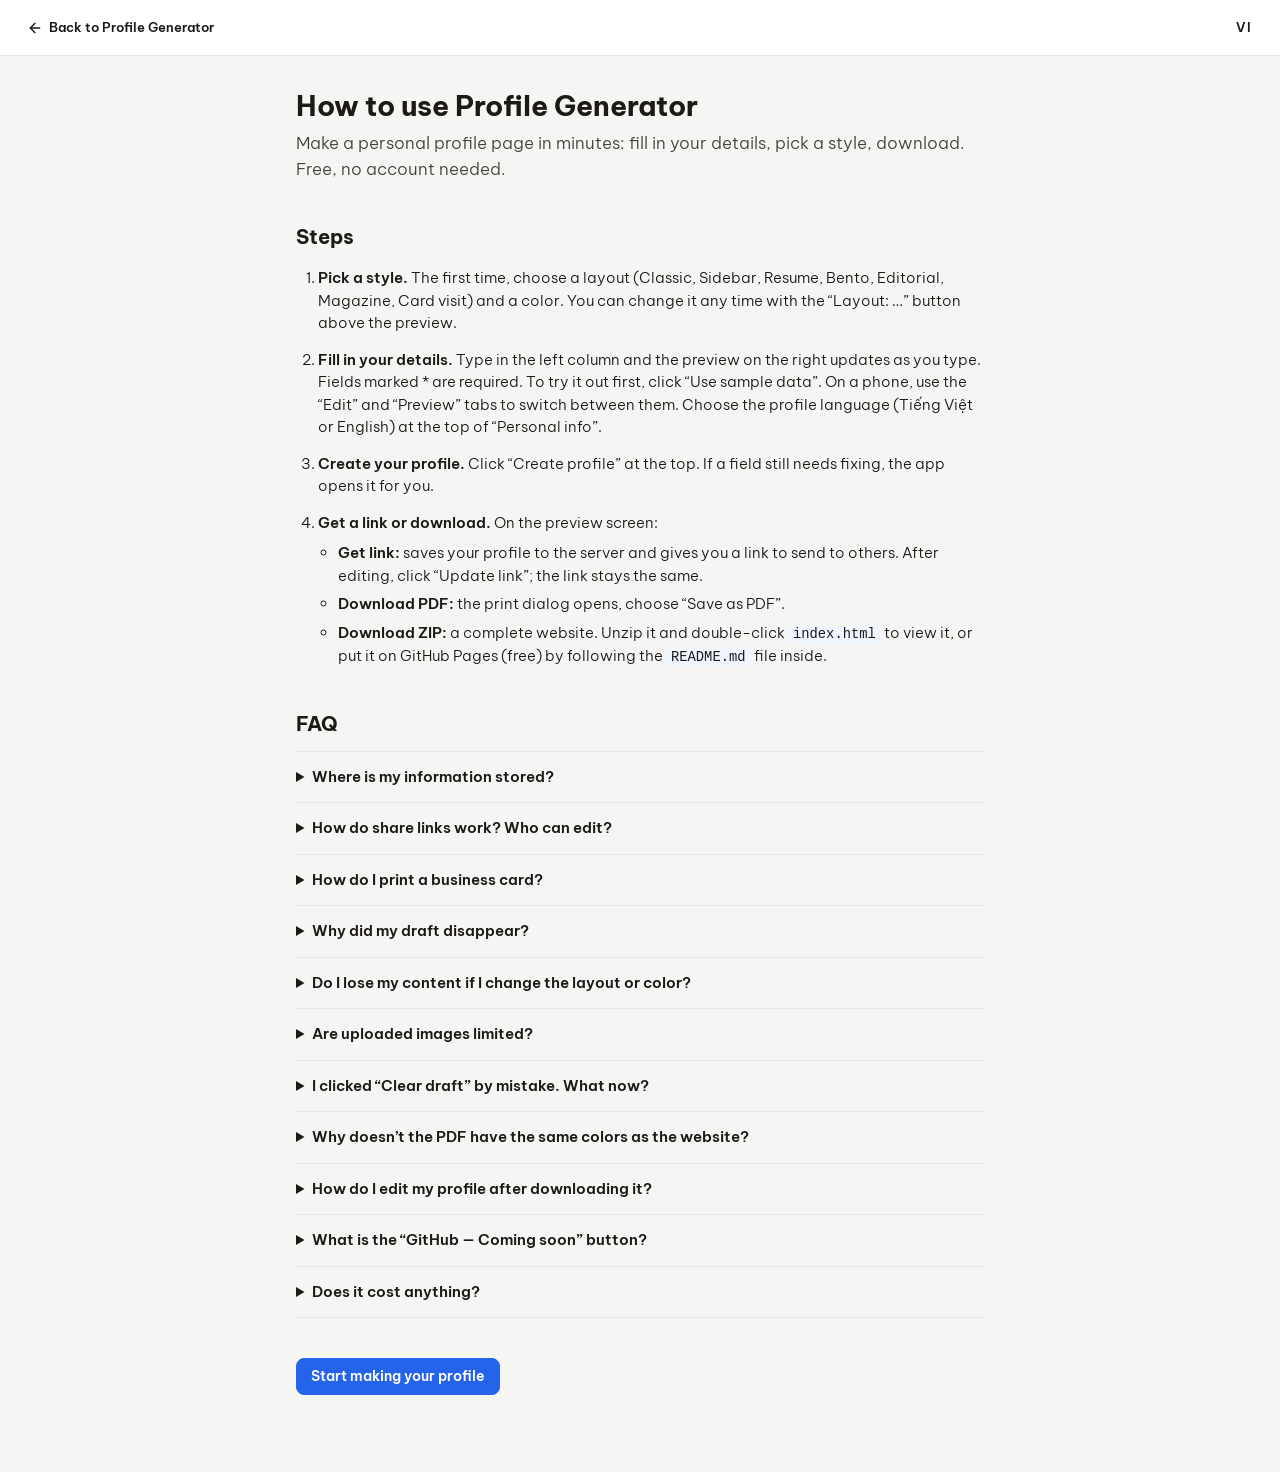
<file: huong-dan.html>
<!doctype html>
<html lang="vi">
  <head>
    <meta charset="UTF-8" />
    <meta name="viewport" content="width=device-width, initial-scale=1.0" />
    <title>Hướng dẫn — Profile Generator</title>
    <meta name="description" content="Cách tạo profile cá nhân với Profile Generator: chọn kiểu, điền thông tin, tải PDF hoặc ZIP. Kèm câu hỏi thường gặp." />
    <meta property="og:type" content="article" />
    <meta property="og:url" content="https://genprofile.github.io/huong-dan.html" />
    <meta property="og:title" content="Hướng dẫn — Profile Generator" />
    <meta property="og:description" content="Cách tạo profile cá nhân với Profile Generator: chọn kiểu, điền thông tin, tải PDF hoặc ZIP. Kèm câu hỏi thường gặp." />
    <meta name="twitter:card" content="summary" />
    <link rel="preconnect" href="https://fonts.googleapis.com" />
    <link rel="preconnect" href="https://fonts.gstatic.com" crossorigin />
    <link rel="stylesheet" href="https://fonts.googleapis.com/css2?family=Be+Vietnam+Pro:wght@300;600;700&display=swap" />
    <script type="module" crossorigin src="./assets/huong-dan-DC8MbCvN.js"></script>
    <link rel="modulepreload" crossorigin href="./assets/icons-gjpDQDKS.js">
    <link rel="stylesheet" crossorigin href="./assets/icons-BS_9vqiA.css">
  </head>
  <body class="guide-page">
    <header class="topbar">
      <a class="btn btn--ghost btn--sm" href="./" id="guide-back"><span data-en="Back to Profile Generator">Về Profile Generator</span></a>
      <button type="button" class="btn btn--ghost btn--sm topbar__lang" id="lang-toggle"></button>
    </header>

    <main class="guide">
      <div class="guide__lang" lang="vi">
        <h1>Hướng dẫn dùng Profile Generator</h1>
        <p class="guide__lead">Tạo trang giới thiệu bản thân trong vài phút: điền thông tin, chọn kiểu, tải về. Miễn phí, không cần tài khoản.</p>

        <h2>Các bước</h2>
        <ol class="guide__steps">
          <li>
            <strong>Chọn kiểu.</strong> Lần đầu mở, chọn bố cục (Cổ điển, Sidebar, CV, Bento, Editorial, Tạp chí, Card visit) và màu.
            Đổi lại lúc nào cũng được bằng nút “Kiểu: …” phía trên bản xem trước.
          </li>
          <li>
            <strong>Điền thông tin.</strong> Nhập ở cột bên trái, bản xem trước bên phải cập nhật ngay khi bạn gõ.
            Ô có dấu * là bắt buộc. Muốn xem thử trước, bấm “Dùng dữ liệu mẫu”.
            Trên điện thoại, dùng hai thẻ “Sửa” và “Xem trước” để chuyển qua lại.
            Ngôn ngữ của profile (Tiếng Việt hoặc English) chọn ở đầu mục “Thông tin cá nhân”.
          </li>
          <li>
            <strong>Tạo profile.</strong> Bấm “Tạo profile” ở góc trên. Nếu còn ô chưa hợp lệ, app mở đúng ô đó để bạn sửa.
          </li>
          <li>
            <strong>Lấy link hoặc tải về.</strong> Trong màn hình xem trước:
            <ul>
              <li><strong>Lấy link:</strong> lưu profile lên máy chủ và nhận một link để gửi cho người khác. Sửa xong bấm “Cập nhật link”, link giữ nguyên.</li>
              <li><strong>Tải PDF:</strong> hộp thoại in hiện ra, chọn “Lưu dưới dạng PDF” (Save as PDF).</li>
              <li>
                <strong>Tải ZIP:</strong> một website hoàn chỉnh. Giải nén rồi bấm đúp <code>index.html</code> để xem,
                hoặc đưa lên GitHub Pages (miễn phí) theo hướng dẫn trong file <code>README.md</code> đi kèm.
              </li>
            </ul>
          </li>
        </ol>

        <h2>Câu hỏi thường gặp</h2>
        <div class="guide__faq">
          <details>
            <summary>Thông tin của tôi được lưu ở đâu?</summary>
            <p>Chỉ trong trình duyệt trên máy bạn (chữ trong localStorage, ảnh trong IndexedDB). Đóng trình duyệt rồi mở lại vẫn còn. Chỉ khi bạn bấm “Lấy link”, toàn bộ profile (cả ảnh) mới được lưu lên máy chủ của Profile Generator để ai có link đều xem được. Khi bạn bấm “Thiết kế giúp tôi” trong trợ lý AI, chức danh, nơi ở, giới thiệu, kỹ năng, dự án, kinh nghiệm và học vấn được gửi tới Claude (Anthropic) để tạo gợi ý; họ tên, email, số điện thoại, link và ảnh không được gửi.</p>
          </details>
          <details>
            <summary>Link chia sẻ dùng thế nào? Ai sửa được?</summary>
            <p>Bấm “Lấy link” để nhận hai link. <strong>Link xem</strong> gửi cho bất kỳ ai. <strong>Link sửa</strong> thì giữ riêng: ai có nó đều sửa và xoá được profile. Trình duyệt bạn dùng để tạo link đã nhớ sẵn quyền sửa; link sửa chỉ cần khi sửa từ máy khác. Mở link của mình sẽ thấy nút “Sửa” và “Xoá link”. Xoá rồi thì không ai mở được nữa.</p>
          </details>
          <details>
            <summary>In card visit thế nào?</summary>
            <p>Chọn bố cục “Card visit”, nhập chữ cho mặt trước / mặt sau (để trống thì tự lấy tên, chức danh, liên hệ), chọn màu và hiệu ứng chữ. Card visit chỉ bắt buộc họ và tên; các mục chỉ dùng cho profile (giới thiệu, kỹ năng, dự án, kinh nghiệm, học vấn) được ẩn đi. Muốn có mã QR thì dán link chia sẻ profile vào ô “Link trong mã QR”. Muốn tự đặt vị trí, bấm “Bật kéo thả tự do” rồi kéo chữ, ảnh, mã QR ngay trên bản xem trước (nút tròn góc dưới để đổi cỡ, nút tròn phía trên để xoay); có thể thêm chữ và ảnh (vd. logo). Bấm “Tải PDF”: mỗi mặt là một trang đúng 90×54 mm, giữ nguyên màu, gửi file cho tiệm in. Một số tiệm cần thêm lề tràn (bleed) 2–3 mm quanh thẻ, hãy hỏi tiệm trước.</p>
          </details>
          <details>
            <summary>Sao bản nháp của tôi biến mất?</summary>
            <p>Bản nháp gắn với trình duyệt và máy đang dùng. Mở bằng trình duyệt khác, máy khác, cửa sổ ẩn danh, hoặc sau khi xoá dữ liệu duyệt web thì sẽ không thấy. Hãy giữ lại file ZIP đã tải để không bị mất.</p>
          </details>
          <details>
            <summary>Đổi bố cục hay màu có mất nội dung không?</summary>
            <p>Không. Nội dung dùng chung cho mọi bố cục và màu, đổi qua lại thoải mái.</p>
          </details>
          <details>
            <summary>Ảnh tải lên có bị giới hạn không?</summary>
            <p>Ảnh được tự thu nhỏ (cạnh dài nhất tối đa 1200px) và nén JPEG để trang tải nhanh. Nên dùng ảnh rõ nét, không cần ảnh quá lớn.</p>
          </details>
          <details>
            <summary>Lỡ bấm “Xoá nháp” thì sao?</summary>
            <p>Bấm “Hoàn tác” trên thông báo hiện ra ngay sau đó. Thông báo chỉ hiện trong vài giây.</p>
          </details>
          <details>
            <summary>Sao bản PDF không có màu giống trên web?</summary>
            <p>Bản PDF dùng kiểu in chung: nền trắng, chữ đen, khổ A4, để dễ đọc và in ra giấy. Màu và bố cục trên web chỉ áp dụng cho website (bản ZIP).</p>
          </details>
          <details>
            <summary>Muốn sửa profile sau khi đã tải về?</summary>
            <p>Mở lại Profile Generator trên cùng trình duyệt, bản nháp vẫn còn. Sửa xong thì tải PDF hoặc ZIP mới.</p>
          </details>
          <details>
            <summary>Nút “GitHub — Sắp có” là gì?</summary>
            <p>Tính năng đưa profile thẳng lên GitHub của bạn chỉ bằng một nút, đang được làm. Hiện giờ hãy dùng “Tải ZIP” rồi làm theo <code>README.md</code> trong file ZIP.</p>
          </details>
          <details>
            <summary>Có mất phí không?</summary>
            <p>Không. Profile Generator miễn phí và không cần đăng ký.</p>
          </details>
        </div>

        <p class="guide__cta"><a class="btn btn--primary" href="./">Bắt đầu tạo profile</a></p>
      </div>

      <div class="guide__lang" lang="en">
        <h1>How to use Profile Generator</h1>
        <p class="guide__lead">Make a personal profile page in minutes: fill in your details, pick a style, download. Free, no account needed.</p>

        <h2>Steps</h2>
        <ol class="guide__steps">
          <li>
            <strong>Pick a style.</strong> The first time, choose a layout (Classic, Sidebar, Resume, Bento, Editorial, Magazine, Card visit) and a color.
            You can change it any time with the “Layout: …” button above the preview.
          </li>
          <li>
            <strong>Fill in your details.</strong> Type in the left column and the preview on the right updates as you type.
            Fields marked * are required. To try it out first, click “Use sample data”.
            On a phone, use the “Edit” and “Preview” tabs to switch between them.
            Choose the profile language (Tiếng Việt or English) at the top of “Personal info”.
          </li>
          <li>
            <strong>Create your profile.</strong> Click “Create profile” at the top. If a field still needs fixing, the app opens it for you.
          </li>
          <li>
            <strong>Get a link or download.</strong> On the preview screen:
            <ul>
              <li><strong>Get link:</strong> saves your profile to the server and gives you a link to send to others. After editing, click “Update link”; the link stays the same.</li>
              <li><strong>Download PDF:</strong> the print dialog opens, choose “Save as PDF”.</li>
              <li>
                <strong>Download ZIP:</strong> a complete website. Unzip it and double-click <code>index.html</code> to view it,
                or put it on GitHub Pages (free) by following the <code>README.md</code> file inside.
              </li>
            </ul>
          </li>
        </ol>

        <h2>FAQ</h2>
        <div class="guide__faq">
          <details>
            <summary>Where is my information stored?</summary>
            <p>Only in the browser on your device (text in localStorage, images in IndexedDB). It is still there after you close and reopen the browser. Only when you click “Get link” is your whole profile (including images) saved on the Profile Generator server, so anyone with the link can view it. When you click “Design it for me” in the AI assistant, your job title, location, bio, skills, projects, experience and education are sent to Claude (Anthropic) to make suggestions; your name, email, phone, links and images are not sent.</p>
          </details>
          <details>
            <summary>How do share links work? Who can edit?</summary>
            <p>Click “Get link” to get two links. Send the <strong>view link</strong> to anyone. Keep the <strong>edit link</strong> private: anyone who has it can change or delete the profile. The browser you created the link in already remembers it, so you only need the edit link on another device. When you open your own link you see “Edit” and “Delete link”. Once deleted, nobody can open it.</p>
          </details>
          <details>
            <summary>How do I print a business card?</summary>
            <p>Choose the “Card visit” layout, type the text for the front and back (leave empty to use your name, job title and contact details), and pick colors and a text effect. A card only requires your full name; profile-only sections (about, skills, projects, experience, education) are hidden. For a QR code, paste your profile share link into “Link in the QR code”. To place things yourself, click “Turn on free layout” and drag text, images and the QR code in the preview (bottom corner dot to resize, top dot to rotate); you can also add text and images (e.g. a logo). Click “Download PDF”: each side is one 90×54 mm page with colors kept; send the file to a print shop. Some shops need a 2–3 mm bleed around the card, so ask them first.</p>
          </details>
          <details>
            <summary>Why did my draft disappear?</summary>
            <p>Your draft belongs to the browser and device you used. In another browser, on another device, in a private window, or after clearing browsing data, you won’t see it. Keep the ZIP you downloaded so you don’t lose your work.</p>
          </details>
          <details>
            <summary>Do I lose my content if I change the layout or color?</summary>
            <p>No. Your content is shared by every layout and color, so switch as much as you like.</p>
          </details>
          <details>
            <summary>Are uploaded images limited?</summary>
            <p>Images are resized automatically (longest side up to 1200px) and compressed as JPEG so the page loads fast. Use a sharp image; it doesn’t need to be huge.</p>
          </details>
          <details>
            <summary>I clicked “Clear draft” by mistake. What now?</summary>
            <p>Click “Undo” on the message that appears right after. The message only stays for a few seconds.</p>
          </details>
          <details>
            <summary>Why doesn’t the PDF have the same colors as the website?</summary>
            <p>The PDF uses one print style: white background, black text, A4 size, so it is easy to read and print. Colors and layouts apply to the website (the ZIP) only.</p>
          </details>
          <details>
            <summary>How do I edit my profile after downloading it?</summary>
            <p>Open Profile Generator again in the same browser; your draft is still there. Make your changes, then download a new PDF or ZIP.</p>
          </details>
          <details>
            <summary>What is the “GitHub — Coming soon” button?</summary>
            <p>A one-click way to publish your profile to your own GitHub is in the works. For now, use “Download ZIP” and follow the <code>README.md</code> inside.</p>
          </details>
          <details>
            <summary>Does it cost anything?</summary>
            <p>No. Profile Generator is free and needs no sign-up.</p>
          </details>
        </div>

        <p class="guide__cta"><a class="btn btn--primary" href="./">Start making your profile</a></p>
      </div>
    </main>

  </body>
</html>
</file>
<file: assets/icons-BS_9vqiA.css>
:root{--bg: #f5f5f4;--surface: #ffffff;--surface-alt: #fafaf9;--text: #1c1917;--muted: #44403c;--border: #d6d3d1;--border-soft: #e7e5e4;--accent: #2563eb;--accent-hover: #1d4ed8;--primary: #2563eb;--primary-hover: #1d4ed8;--accent-soft: #eff6ff;--success: #15803d;--success-soft: #dcfce7;--danger: #b91c1c;--accent-line: #bfdbfe;--toast-bg: #1c1917;--device: #1c1917;--radius: 10px;--topbar-h: 56px;--tabs-h: 48px;--bar-h: 52px;--font: "Be Vietnam Pro", system-ui, -apple-system, "Segoe UI", Roboto, "Helvetica Neue", Arial, sans-serif}html[data-theme=dark],html[data-theme=gradient-dark]{color-scheme:dark;--bg: #0e0e10;--surface: #18181b;--surface-alt: #1f1f23;--text: #f4f4f5;--muted: #b4b4bb;--border: #3f3f46;--border-soft: #27272a;--accent: #3b82f6;--accent-hover: #2563eb;--accent-soft: rgba(59, 130, 246, .15);--accent-line: rgba(96, 165, 250, .35);--success: #4ade80;--success-soft: rgba(74, 222, 128, .15);--danger: #f87171;--toast-bg: #3f3f46;--device: #3f3f46}*{box-sizing:border-box}[hidden],body[data-mode=edit] .only-result,body[data-mode=result] .only-edit,body:not([data-mode=start]) .only-start,body[data-mode=start] .only-edit,body[data-mode=start] .only-result,body[data-mode=start] .workspace,body:not([data-mode=shared]) .only-shared,body[data-mode=shared] .only-edit,body[data-mode=shared] .only-result,body[data-mode=shared] .only-draft{display:none!important}body{margin:0;background:var(--bg);color:var(--text);font:300 15px/1.5 var(--font)}.icon{display:inline-flex;flex-shrink:0;width:16px;height:16px}.icon svg{width:100%;height:100%}.visually-hidden{position:absolute;width:1px;height:1px;overflow:hidden;clip:rect(0 0 0 0);white-space:nowrap}.topbar{position:sticky;top:0;z-index:5;display:flex;align-items:center;gap:12px;height:var(--topbar-h);padding:0 16px;border-bottom:1px solid var(--border-soft);background:var(--surface)}.topbar__title{display:flex;align-items:center;gap:8px;min-width:0;margin:0;overflow:hidden;font-size:16px;white-space:nowrap}.logo{display:inline-flex;flex-shrink:0;align-items:center;justify-content:center;width:26px;height:26px;border-radius:7px;background:linear-gradient(135deg,#60a5fa,var(--accent));color:#fff;font-size:14px;font-weight:700}.topbar__status{flex-shrink:0;margin:0 0 0 auto;color:var(--muted);font-size:13px;white-space:nowrap}@media(max-width:480px){body[data-mode=edit] .topbar__title{display:none}}.result-bar{display:flex;align-items:center;gap:8px;margin-left:auto}.result-bar__hint{margin:0 4px 0 0;color:var(--muted);font-size:14px;white-space:nowrap}.soon{padding:1px 6px;border-radius:999px;background:var(--border-soft);color:var(--muted);font-size:11px}body[data-mode=result] .workspace,body[data-mode=shared] .workspace{grid-template-columns:1fr}body[data-mode=result] .editor-col,body[data-mode=shared] .editor-col{display:none!important}body[data-mode=shared] .preview.is-sample iframe{opacity:1}.share-status{position:absolute;inset:0;z-index:1;display:flex;align-items:center;justify-content:center;margin:0;padding:24px;border-radius:var(--radius);background:var(--surface);color:var(--muted);font-size:16px;text-align:center}@media(max-width:1100px){.result-bar__hint{display:none}}@media(max-width:899px){body[data-mode=result] .topbar,body[data-mode=shared] .topbar{display:grid;grid-template-columns:auto 1fr;grid-template-rows:var(--topbar-h) calc(var(--bar-h) - 1px);row-gap:0;height:calc(var(--topbar-h) + var(--bar-h))}body[data-mode=result] .result-bar,body[data-mode=shared] .result-bar{grid-column:1 / -1;justify-content:center;margin:0 -16px;border-top:1px solid var(--border-soft)}body[data-mode=result] .preview,body[data-mode=shared] .preview{display:flex!important;height:calc(100dvh - var(--topbar-h) - var(--bar-h))}}.workspace{display:grid;grid-template-columns:minmax(340px,460px) 1fr;height:calc(100dvh - var(--topbar-h))}.editor-col{position:relative;display:grid;grid-template-rows:minmax(0,1fr);min-width:0;min-height:0}.editor{position:relative;display:grid;align-content:start;gap:12px;padding:16px;overflow-y:auto;border-right:1px solid var(--border-soft)}.preview{display:flex;flex-direction:column;gap:12px;min-width:0;padding:12px 16px 16px;background:var(--border-soft)}.preview__toolbar{display:flex;flex-wrap:wrap;justify-content:center;gap:8px 12px}.segmented{display:flex;padding:3px;border-radius:8px;background:var(--border)}.swatch{flex-shrink:0;width:14px;height:14px;border:1px solid rgba(0,0,0,.15);border-radius:50%}.swatch--minimal{background:linear-gradient(135deg,#fafaf9 50%,#2563eb 50%)}.swatch--dark{background:linear-gradient(135deg,#0b0b0c 50%,#60a5fa 50%)}.swatch--gradient{background:linear-gradient(135deg,#f8f9fc 45%,#4285f4 45%,#9b72cb 72%,#d96570)}.swatch--gradient-dark{background:linear-gradient(135deg,#131314 45%,#4285f4 45%,#9b72cb 72%,#d96570)}.swatch--beige{background:linear-gradient(135deg,#f4f0ea 50%,#c9a57b 50%)}.seg{display:inline-flex;align-items:center;gap:6px;padding:5px 12px;border:0;border-radius:6px;background:transparent;color:var(--muted);font:inherit;font-size:13px;font-weight:600;cursor:pointer}.seg[aria-pressed=true]{background:var(--surface);color:var(--text);box-shadow:0 1px 2px #1c19171f}.preview__stage{position:relative;display:flex;flex:1;justify-content:center;min-height:0}.preview.is-sample iframe{opacity:.55}.preview__empty{position:absolute;bottom:20px;left:50%;display:flex;flex-direction:column;align-items:center;gap:6px;width:min(100% - 32px,440px);padding:16px 20px;border:1px solid var(--border);border-radius:var(--radius);background:var(--surface);box-shadow:0 12px 32px #1c19172e;color:var(--muted);text-align:center;transform:translate(-50%)}.preview__empty p{max-width:36ch;margin:0}.preview__empty-title{color:var(--text);font-size:16px;font-weight:700}.preview__empty .btn{margin-top:6px}.preview iframe{display:block;width:100%;height:100%;border:0;border-radius:var(--radius);background:var(--surface);box-shadow:0 4px 16px #1c191714;transition:width .25s ease}.preview[data-device=phone] iframe{width:390px;max-width:100%;border:8px solid var(--device);border-radius:28px}.tabs{display:none}@media(max-width:899px){.tabs{position:sticky;top:var(--topbar-h);z-index:4;display:flex;height:var(--tabs-h);border-bottom:1px solid var(--border-soft);background:var(--surface)}.tabs__btn{flex:1;border:0;border-bottom:2px solid transparent;background:none;color:var(--muted);font:inherit;font-weight:600;cursor:pointer}.tabs__btn[aria-pressed=true]{border-bottom-color:var(--accent);color:var(--accent)}.workspace{display:block;height:auto}.editor{overflow:visible;border-right:0}.preview{height:calc(100dvh - var(--topbar-h) - var(--tabs-h));gap:0;padding:0}.preview__toolbar{padding:8px;border-bottom:1px solid var(--border);background:var(--surface)}.devices{display:none}.picker .seg__label{position:absolute;width:1px;height:1px;overflow:hidden;clip:rect(0 0 0 0);white-space:nowrap}.picker .seg{padding:7px 8px}.picker .swatch,.picker .icon{width:18px;height:18px}.preview iframe,.preview[data-device=phone] iframe{width:100%;border:0;border-radius:0;box-shadow:none}.workspace[data-view=edit] .preview,.workspace[data-view=preview] .editor-col{display:none}.editor-col{display:block}}.progress{display:grid;gap:6px;padding:12px 16px;border:1px solid var(--border-soft);border-radius:var(--radius);background:var(--surface)}.progress__row{display:flex;justify-content:space-between;font-size:13px;font-weight:600}.progress__label{color:var(--muted);font-weight:300}.progress__hint{margin:2px 0 0;color:var(--muted);font-size:13px}.progress__next{display:inline-flex;align-items:center;gap:4px;padding:0;border:0;background:none;color:var(--accent);font:inherit;font-weight:600;cursor:pointer}.progress__next:hover{text-decoration:underline}.progress__next:focus-visible{border-radius:4px;outline:2px solid var(--accent);outline-offset:2px}.progress__next .icon{width:14px;height:14px}.progress__track{height:6px;overflow:hidden;border-radius:999px;background:var(--border-soft)}.progress__fill{display:block;height:100%;border-radius:inherit;background:var(--accent);transition:width .3s ease}.banner{display:grid;gap:10px;justify-items:start;padding:14px 16px;border:1px solid var(--accent-line);border-radius:var(--radius);background:var(--accent-soft)}.banner p{margin:0;font-size:14px}.editor--card .only-profile{display:none}.panel{border:1px solid var(--border-soft);border-radius:var(--radius);background:var(--surface)}.panel>summary{display:flex;align-items:center;gap:8px;padding:12px 16px;font-weight:600;cursor:pointer;list-style:none}.panel>summary::-webkit-details-marker{display:none}.panel>summary:focus-visible{border-radius:var(--radius);outline:2px solid var(--accent);outline-offset:-2px}.panel__title{margin-right:auto}.panel__badge{display:inline-flex;align-items:center;justify-content:center;min-width:22px;height:22px;padding:0 7px;border-radius:999px;background:var(--border-soft);color:var(--muted);font-size:12px}.panel__badge:empty{display:none}.panel__badge--done{padding:0;background:var(--success-soft);color:var(--success)}.panel__badge--done .icon{width:14px;height:14px}.panel>summary>.icon{color:var(--muted);transition:transform .2s ease}.panel[open]>summary>.icon{transform:rotate(180deg)}.panel__body{display:grid;grid-template-columns:minmax(0,1fr);gap:14px;padding:4px 16px 16px}.field{display:grid;gap:4px;min-width:0}.field label,.field__label{font-size:13px;font-weight:600}.field__hint{margin:0;color:var(--muted);font-size:12px}.field__error{margin:0;color:var(--danger);font-size:12px}.field__error:empty{display:none}.form-note{margin:0;color:var(--muted);font-size:13px}input,textarea,select{width:100%;padding:8px 10px;border:1px solid var(--border);border-radius:8px;background:var(--surface);color:var(--text);font:inherit}textarea{min-height:88px;resize:vertical}input:focus,textarea:focus,select:focus{border-color:var(--accent);outline:2px solid var(--accent);outline-offset:-1px}[aria-invalid=true]{border-color:var(--danger)}.checkbox{display:flex;align-items:center;gap:8px;font-size:14px}.checkbox input{width:16px;height:16px;margin:0;accent-color:var(--accent)}.chips{display:flex;flex-wrap:wrap;gap:6px;padding:6px;border:1px solid var(--border);border-radius:8px;background:var(--surface);cursor:text}.chips:focus-within{border-color:var(--accent);outline:2px solid var(--accent);outline-offset:-1px}.chips__list{display:contents;list-style:none}.chip{display:inline-flex;align-items:center;gap:2px;padding:2px 4px 2px 10px;border-radius:999px;background:var(--accent-soft);color:var(--accent);font-size:13px}.chip__remove{display:inline-flex;padding:3px;border:0;border-radius:999px;background:none;color:inherit;cursor:pointer}.chip__remove .icon{width:12px;height:12px}.chip__remove:hover,.chip__remove:focus-visible{background:var(--accent-line);outline:none}.chips__input,.chips__input:focus{flex:1;min-width:100px;padding:2px 4px;border:0;outline:none}.btn{display:inline-flex;align-items:center;justify-content:center;gap:6px;padding:7px 14px;border:1px solid var(--border);border-radius:8px;background:var(--surface);color:var(--text);font:inherit;font-size:14px;font-weight:600;white-space:nowrap;cursor:pointer}.btn:hover:not(:disabled){background:var(--bg)}.btn:disabled{opacity:.6;cursor:not-allowed}.btn--sm{padding:5px 10px;font-size:13px}.btn--primary{border-color:var(--primary);background:var(--primary);color:#fff}.btn--primary:hover:not(:disabled){background:var(--primary-hover)}.btn--ghost{border-color:transparent;background:transparent}.btn--add{justify-self:start;border-style:dashed;color:var(--accent)}.btn:focus-visible,.icon-btn:focus-visible,.tabs__btn:focus-visible,.seg:focus-visible,.list__toggle:focus-visible,.visually-hidden:focus-visible+.btn{outline:2px solid var(--accent);outline-offset:2px}.icon-btn{display:inline-flex;align-items:center;justify-content:center;width:30px;height:30px;border:1px solid transparent;border-radius:6px;background:transparent;color:var(--muted);cursor:pointer}.icon-btn:hover:not(:disabled){border-color:var(--border);background:var(--surface);color:var(--text)}.icon-btn:disabled{opacity:.3;cursor:default}.list{display:grid;grid-template-columns:minmax(0,1fr);gap:8px}.list__empty{margin:0;color:var(--muted);font-size:13px}.list__item{border:1px solid var(--border-soft);border-radius:8px;background:var(--surface-alt)}.list__head{display:flex;align-items:center;gap:2px;padding:4px 6px 4px 4px}.list__toggle{display:flex;flex:1;align-items:center;gap:8px;min-width:0;padding:6px 8px;border:0;border-radius:6px;background:none;color:var(--text);font:inherit;font-size:14px;font-weight:600;text-align:left;cursor:pointer}.list__toggle .icon{color:var(--muted);transform:rotate(-90deg);transition:transform .2s ease}.list__toggle[aria-expanded=true] .icon{transform:none}.list__title{min-width:0;overflow-wrap:anywhere}.list__body{display:grid;gap:14px;padding:12px 12px 14px;border-top:1px solid var(--border-soft)}.image-field{display:flex;align-items:center;gap:12px;padding:10px;border:1px dashed var(--border);border-radius:8px}.image-field.is-dragging{border-color:var(--accent);background:var(--accent-soft)}.image-field__thumb{flex-shrink:0;width:64px;height:64px;border:1px solid var(--border-soft);border-radius:8px;object-fit:cover}.image-field__thumb--wide{width:112px;height:63px}.image-field__actions{display:flex;flex-wrap:wrap;align-items:center;gap:6px 8px}.image-field__actions .field__hint{flex-basis:100%}.toast-region{position:fixed;bottom:16px;left:50%;z-index:20;width:max-content;max-width:calc(100% - 32px);transform:translate(-50%)}.toast{display:flex;align-items:center;gap:16px;padding:10px 12px 10px 16px;border-radius:10px;background:var(--toast-bg);box-shadow:0 8px 24px #1c191740;color:#fff;font-size:14px}.toast__message{min-width:0;overflow:hidden;text-overflow:ellipsis;white-space:nowrap}.toast__action{flex-shrink:0;padding:4px 8px;border:0;border-radius:6px;background:none;color:#93c5fd;font:inherit;font-weight:600;cursor:pointer}.toast__action:hover,.toast__action:focus-visible{background:#ffffff1f;outline:none}.start{--m-bg: #fafaf9;--m-surface: #ffffff;--m-line: #e7e5e4;--m-ink: #1c1917;--m-accent: #2563eb;--m-cover: var(--m-accent);--m-cover-ink: #ffffff;position:relative;display:flex;justify-content:center;min-height:calc(100dvh - var(--topbar-h));padding:clamp(32px,6vw,64px) 16px 24px;overflow:clip}.start[data-theme=dark]{--m-bg: #0b0b0c;--m-surface: #161618;--m-line: #2a2a2e;--m-ink: #f4f4f5;--m-accent: #60a5fa;--m-cover-ink: #0b0b0c}.start[data-theme=gradient]{--m-bg: #f8f9fc;--m-line: #e1e3e8;--m-ink: #1f1f1f;--m-accent: linear-gradient(90deg, #4285f4, #9b72cb 55%, #d96570)}.start[data-theme=gradient-dark]{--m-bg: #131314;--m-surface: #1e1f20;--m-line: #2e3033;--m-ink: #e3e3e3;--m-accent: linear-gradient(90deg, #4285f4, #9b72cb 55%, #d96570)}.start[data-theme=beige]{--m-bg: #f4f0ea;--m-surface: #fffdf9;--m-line: #e8e0d4;--m-accent: #8b6440;--m-cover: #c9a57b;--m-cover-ink: #1c1917}.start__bg{position:absolute;inset:0;pointer-events:none}.start__bg:before,.start__bg:after{content:"";position:absolute;width:60vmax;height:60vmax;border-radius:50%;filter:blur(60px);opacity:.35;animation:start-drift 16s ease-in-out infinite alternate}.start__bg:before{top:-30vmax;left:-20vmax;background:radial-gradient(circle,#93c5fd,transparent 65%)}.start__bg:after{right:-25vmax;bottom:-35vmax;background:radial-gradient(circle,#c4b5fd,transparent 65%);animation-delay:-8s}@keyframes start-drift{to{transform:translate(8vmax,6vmax) scale(1.15)}}.start__inner{position:relative;display:flex;flex-direction:column;align-items:center;width:min(100%,1080px);text-align:center}.start__title,.start__lead,.start__themes{animation:start-in .6s cubic-bezier(.2,.7,.2,1) backwards}.start__title{margin:0;font-size:clamp(26px,4vw,40px);letter-spacing:-.02em;line-height:1.2}.start__lead{max-width:52ch;margin:12px 0 24px;color:var(--muted);font-size:16px;animation-delay:.08s}.start__themes{flex-wrap:wrap;justify-content:center;animation-delay:.16s}.start__grid{display:grid;grid-template-columns:repeat(auto-fill,minmax(min(100%,280px),1fr));gap:16px;width:100%;margin-top:28px}.start-card{position:relative;display:flex;flex-direction:column;gap:2px;padding:10px 10px 14px;border:1px solid var(--border-soft);border-radius:16px;background:var(--surface);color:var(--text);font:inherit;text-align:left;cursor:pointer;animation:start-in .6s cubic-bezier(.2,.7,.2,1) backwards;animation-delay:calc(.24s + var(--i, 0) * 70ms);transition:transform .25s ease,box-shadow .25s ease,border-color .25s ease}.start-card:hover{transform:translateY(-4px);box-shadow:0 12px 28px #1c19171f}.start-card[aria-pressed=true]{border-color:var(--accent);box-shadow:0 0 0 3px var(--accent-soft),0 12px 28px #2563eb29}.start-card:after{content:"✓";position:absolute;top:18px;right:18px;display:grid;place-items:center;width:26px;height:26px;border-radius:50%;background:var(--accent);color:#fff;font-size:14px;font-weight:700;opacity:0;transform:scale(.5);transition:opacity .2s ease,transform .3s cubic-bezier(.3,1.6,.5,1)}.start-card[aria-pressed=true]:after{opacity:1;transform:none}.start-card:focus-visible{outline:2px solid var(--accent);outline-offset:2px}.start-card__name{margin:10px 4px 0;font-size:16px;font-weight:700}.start-card__desc{margin:0 4px;color:var(--muted);font-size:13px}.start__go{position:sticky;bottom:16px;z-index:1;margin-top:28px;padding:12px 28px;border-radius:999px;font-size:16px;box-shadow:0 8px 24px #2563eb4d}@keyframes start-in{0%{opacity:0;transform:translateY(16px)}}.mock{position:relative;display:block;aspect-ratio:16 / 10;overflow:hidden;border:1px solid var(--m-line);border-radius:10px;background:var(--m-bg);transition:background-color .3s ease}.mock .b{position:absolute;display:block;border-radius:3px;background:var(--m-line)}.mock--classic .b1{inset:0 0 auto;height:14%;border-radius:0;background:var(--m-surface);box-shadow:inset 0 -1px var(--m-line)}.mock--classic .b2{left:5%;top:5%;width:18%;height:4%;background:var(--m-ink)}.mock--classic .b3{left:54%;top:3%;width:41%;height:8%;border-radius:99px}.mock--classic .b4{left:55%;top:4%;width:12%;height:6%;border-radius:99px;background:var(--m-accent);animation:mock-tabs 4.5s ease-in-out infinite}.mock--classic .b5{left:6%;top:25%;width:13%;aspect-ratio:1;border-radius:50%;background:var(--m-accent)}.mock--classic .b6{left:24%;top:27%;width:42%;height:8%;background:var(--m-ink)}.mock--classic .b7{left:24%;top:40%;width:26%;height:4%}.mock--classic .b8{left:6%;top:58%;width:88%;height:34%;background:linear-gradient(90deg,var(--m-surface) 0 31%,transparent 31% 34.5%,var(--m-surface) 34.5% 65.5%,transparent 65.5% 69%,var(--m-surface) 69%)}.mock--sidebar .b1{inset:0 auto 0 0;width:30%;border-radius:0;background:var(--m-surface);box-shadow:inset -1px 0 var(--m-line)}.mock--sidebar .b2{left:6%;top:8%;width:10%;aspect-ratio:1;border-radius:50%;background:var(--m-accent)}.mock--sidebar .b3{left:6%;top:28%;width:18%;height:5%;background:var(--m-ink)}.mock--sidebar .b4{left:5%;top:42%;width:20%;height:42%;border-radius:5px}.mock--sidebar .b5{left:6%;top:44%;width:18%;height:8%;background:var(--m-accent);animation:mock-tabs-y 4.5s ease-in-out infinite}.mock--sidebar .b6{left:36%;top:10%;width:40%;height:7%;background:var(--m-ink)}.mock--sidebar .b7{left:36%;top:24%;width:58%;height:70%;background:linear-gradient(var(--m-surface) 0 75%,transparent 75%) 0 0 / 100% 40% repeat-y;animation:mock-scroll 3.5s linear infinite}.mock--resume .b1{left:25%;top:10%;width:32%;height:8%;background:var(--m-ink)}.mock--resume .b2{left:67%;top:8%;width:8%;aspect-ratio:1;border-radius:50%;background:var(--m-accent)}.mock--resume .b3{left:25%;top:25%;width:50%;height:1.5%;background:var(--m-accent)}.mock--resume .b4,.mock--resume .b5,.mock--resume .b6,.mock--resume .b7{left:25%;height:5%;transform-origin:left;animation:mock-grow 4s ease-out infinite}.mock--resume .b4{top:34%;width:50%}.mock--resume .b5{top:47%;width:42%;animation-delay:.25s}.mock--resume .b6{top:60%;width:48%;animation-delay:.5s}.mock--resume .b7{top:73%;width:34%;animation-delay:.75s}.mock--bento .b{border-radius:8px;background:var(--m-surface);box-shadow:0 0 0 1px var(--m-line);animation:mock-pulse 3s ease-in-out infinite}.mock--bento .b1{left:5%;top:7%;width:90%;height:28%}.mock--bento .b2{left:5%;top:40%;width:58%;height:24%;animation-delay:.3s}.mock--bento .b3{left:66%;top:40%;width:29%;height:24%;animation-delay:.6s}.mock--bento .b4{left:5%;top:68%;width:29%;height:25%;animation-delay:.9s}.mock--bento .b5{left:37%;top:68%;width:58%;height:25%;animation-delay:1.2s}.mock--bento .b6{left:9%;top:12%;width:11%;aspect-ratio:1;border-radius:50%;background:var(--m-accent);box-shadow:none}.mock--editorial .b1{left:6%;top:12%;width:70%;height:16%;background:var(--m-ink);transform-origin:left;animation:mock-grow 4s cubic-bezier(.2,.7,.2,1) infinite}.mock--editorial .b2{left:6%;top:34%;width:30%;height:5%;background:var(--m-accent)}.mock--editorial .b3{left:6%;top:52%;width:8%;height:6%;background:var(--m-accent)}.mock--editorial .b4{left:6%;top:62%;width:18%;height:5%;background:var(--m-ink)}.mock--editorial .b5{left:32%;top:52%;width:62%;height:40%;background:linear-gradient(var(--m-line) 0 40%,transparent 40%) 0 0 / 100% 25%}.mock--editorial .b6{left:84%;top:12%;width:9%;aspect-ratio:1;border-radius:50%;background:var(--m-accent)}.mock--magazine .b1{left:6%;top:3%;width:16%;height:3%;background:var(--m-ink);opacity:.5}.mock--magazine .b2{left:6%;top:10%;width:58%;height:80%;border-radius:0;background:linear-gradient(160deg,var(--m-line),var(--m-surface))}.mock--magazine .b3{left:48%;top:36%;width:46%;height:58%;border-radius:0;background:var(--m-cover);animation:mock-cover 5s cubic-bezier(.2,.7,.2,1) infinite}.mock--magazine .b4,.mock--magazine .b5{left:53%;height:10%;background:var(--m-cover-ink);animation:mock-cover 5s cubic-bezier(.2,.7,.2,1) infinite;animation-delay:.1s}.mock--magazine .b4{top:46%;width:30%}.mock--magazine .b5{top:61%;width:22%}.mock--card .b1{left:32%;top:30%;width:60%;height:57.6%;border-radius:4px;background:var(--m-surface);box-shadow:0 0 0 1px var(--m-line);transform:rotate(6deg);animation:mock-card-back 4s ease-in-out infinite}.mock--card .b7{left:75%;top:58%;width:12%;aspect-ratio:1;border-radius:2px;background:repeating-linear-gradient(90deg,var(--m-ink) 0 20%,transparent 20% 40%);opacity:.45;transform:rotate(6deg);animation:mock-card-back 4s ease-in-out infinite}.mock--card .b2{left:8%;top:12%;width:60%;height:57.6%;border-radius:4px;background:var(--m-surface);box-shadow:0 0 0 1px var(--m-line),0 6px 14px #0000001f}.mock--card .b3{left:8%;top:12%;width:2.4%;height:57.6%;border-radius:4px 0 0 4px;background:var(--m-accent)}.mock--card .b4{left:14%;top:28%;width:13%;aspect-ratio:1;border-radius:50%;background:var(--m-accent)}.mock--card .b5{left:31%;top:31%;width:30%;height:7%;background:var(--m-ink)}.mock--card .b6{left:31%;top:44%;width:19%;height:4%}.mock--card .b2,.mock--card .b3,.mock--card .b4,.mock--card .b5,.mock--card .b6{animation:mock-card-front 4s ease-in-out infinite}@keyframes mock-card-front{0%,to{transform:none}50%{transform:translateY(-5%)}}@keyframes mock-card-back{0%,to{transform:rotate(6deg)}50%{transform:rotate(9deg) translateY(3%)}}@keyframes mock-tabs{0%,22%,to{transform:none}33%,55%{transform:translate(110%)}66%,88%{transform:translate(220%)}}@keyframes mock-tabs-y{0%,18%,to{transform:none}25%,43%{transform:translateY(125%)}50%,68%{transform:translateY(250%)}75%,93%{transform:translateY(375%)}}@keyframes mock-scroll{to{background-position:0 -66.667%}}@keyframes mock-grow{0%{transform:scaleX(0)}30%,85%{transform:scaleX(1);opacity:1}to{transform:scaleX(1);opacity:0}}@keyframes mock-pulse{0%,to{transform:none}50%{transform:scale(.94);opacity:.75}}@keyframes mock-cover{0%{transform:translate(45%);opacity:0}25%,88%{transform:none;opacity:1}to{transform:none;opacity:0}}@media(prefers-reduced-motion:reduce){.start *,.start *:before,.start *:after{animation:none!important;transition:none!important}}a.btn{text-decoration:none}body[data-mode=start] .topbar__lang,.guide-page .topbar__lang{margin-left:auto}.topbar__lang{min-width:40px;padding-inline:8px;letter-spacing:.04em}body[data-mode=result] .topbar__help,body[data-mode=result] .topbar__lang,body[data-mode=shared] .topbar__help,body[data-mode=shared] .topbar__lang{display:none}@media(max-width:480px){.share-bar__label,.share-bar__more{display:none}#share-edit,#share-delete{padding:5px 7px}body[data-mode=result] .result-bar,body[data-mode=shared] .result-bar{gap:6px}#to-github{display:none}}.dialog{width:min(100% - 32px,520px);padding:20px;border:1px solid var(--border);border-radius:12px;background:var(--surface);color:var(--text);box-shadow:0 24px 48px #1c191740}.dialog::backdrop{background:#1c191773}.dialog__title{margin:0 0 4px;font-size:18px}.dialog__text{margin:0 0 16px;color:var(--muted)}.dialog__label{display:block;margin:12px 0 4px;font-size:13px;font-weight:600}.copy-row{display:flex;gap:8px}.copy-row__input{flex:1;min-width:0;padding:6px 10px;border:1px solid var(--border);border-radius:8px;background:var(--surface-alt);color:var(--text);font:inherit;font-size:13px}.copy-row__input:focus-visible{outline:2px solid var(--accent);outline-offset:1px}.dialog__note{margin:12px 0 0;color:var(--muted);font-size:13px}.dialog__actions{display:flex;justify-content:flex-end;gap:8px;margin-top:20px}@media(max-width:480px){.topbar__help,.topbar__clear{padding:7px}.topbar__help-label,.topbar__clear-label{display:none}}.guide{max-width:720px;margin:0 auto;padding:32px 16px 64px}.guide h1{margin:0 0 8px;font-size:28px;line-height:1.25}.guide h2{margin:40px 0 12px;font-size:20px}.guide strong{font-weight:600}.guide__lead{margin:0;color:var(--muted);font-size:17px}.guide__steps{display:grid;gap:14px;padding-left:22px}.guide__steps ul{display:grid;gap:6px;margin:8px 0 0;padding-left:20px}.guide code{padding:1px 5px;border-radius:4px;background:var(--accent-soft);font-size:.92em}.guide__faq{border-top:1px solid var(--border-soft)}.guide__faq details{border-bottom:1px solid var(--border-soft)}.guide__faq summary{padding:14px 0;font-weight:600;cursor:pointer}.guide__faq summary:focus-visible{outline:2px solid var(--accent);outline-offset:2px}.guide__faq details p{margin:0 0 16px;color:var(--muted)}.guide__cta{margin-top:40px}html:not([lang=en]) .guide__lang[lang=en],html[lang=en] .guide__lang[lang=vi]{display:none}.editor[data-panel=ai]>:not(.ai-view),.editor:not([data-panel=ai])>.ai-view{display:none}.ai-view{display:grid;align-content:start;gap:12px}.ai-view__title{display:flex;align-items:center;gap:8px;margin:0;font-size:18px}.ai-view__title .icon{width:20px;height:20px;color:var(--accent)}.ai-view__status{margin:0;color:var(--muted);font-size:13px}.ai-view__status:empty{display:none}.ai-view__status.is-ready:before,.ai-view__status.is-offline:before{content:"";display:inline-block;width:8px;height:8px;margin-right:6px;border-radius:50%;background:var(--success)}.ai-view__status.is-offline:before{background:var(--danger)}.ai-view textarea{resize:vertical}.ai-view__actions,.ai-result__actions{display:flex;flex-wrap:wrap;gap:8px}.ai-result{display:grid;gap:10px;padding:14px;border:1px solid var(--accent-line);border-radius:10px;background:var(--accent-soft)}.ai-result:focus-visible{outline:2px solid var(--accent);outline-offset:2px}.ai-result p{margin:0}.ai-result__title,.ai-result__label{font-weight:600}.ai-result__label{color:var(--muted);font-size:13px}.ai-result__changes{display:grid;gap:2px;margin:0;padding-left:18px}.ai-result__text p+p{white-space:pre-line}.ai-handle{position:absolute;top:50%;right:0;z-index:3;display:flex;flex-direction:column;align-items:center;justify-content:center;gap:2px;width:28px;height:64px;padding:0;border:1px solid var(--border);border-radius:999px;background:var(--surface);color:var(--accent);box-shadow:0 2px 8px var(--shadow, rgba(0, 0, 0, .12));font:inherit;cursor:pointer;transform:translate(50%,-50%)}.ai-handle:hover{border-color:var(--accent)}.ai-handle:focus-visible{outline:2px solid var(--accent);outline-offset:2px}.ai-handle__chevron{font-size:20px;font-weight:700;line-height:1}.ai-handle__text{font-size:10px;font-weight:700;letter-spacing:.04em}@media(max-width:899px){.ai-handle{position:fixed;border-right:0;border-radius:10px 0 0 10px;transform:translateY(-50%)}}.segmented--wrap{flex-wrap:wrap}.color-field{display:flex;align-items:center;gap:10px}.color-field__input{width:44px;height:32px;padding:2px;border:1px solid var(--border);border-radius:8px;background:var(--surface);cursor:pointer}.color-field__input:focus-visible{outline:2px solid var(--accent);outline-offset:2px}.color-field__value{color:var(--muted);font-size:13px}.designer{display:grid;gap:10px;padding-top:12px;border-top:1px solid var(--border-soft)}.designer__heading,.designer__title{margin:0;font-size:14px;font-weight:600}.designer__on{display:grid;gap:10px}.designer__row{display:flex;flex-wrap:wrap;align-items:center;gap:8px}.designer__row .field__hint{flex-basis:100%;margin:0}.designer__props{display:grid;gap:10px;padding:12px;border:1px solid var(--border);border-radius:var(--radius);background:var(--surface-alt)}.designer__props textarea{width:100%;padding:8px 10px;border:1px solid var(--border);border-radius:8px;background:var(--surface);color:var(--text);font:inherit}.designer__range{display:grid;grid-template-columns:80px 1fr 48px;align-items:center;gap:8px;font-size:13px}.designer__range input{width:100%;accent-color:var(--accent)}.designer__range output{color:var(--muted);font-variant-numeric:tabular-nums;text-align:right}.designer label.btn{cursor:pointer}.designer .visually-hidden:focus-visible+label.btn{outline:2px solid var(--accent);outline-offset:2px}
</file>
